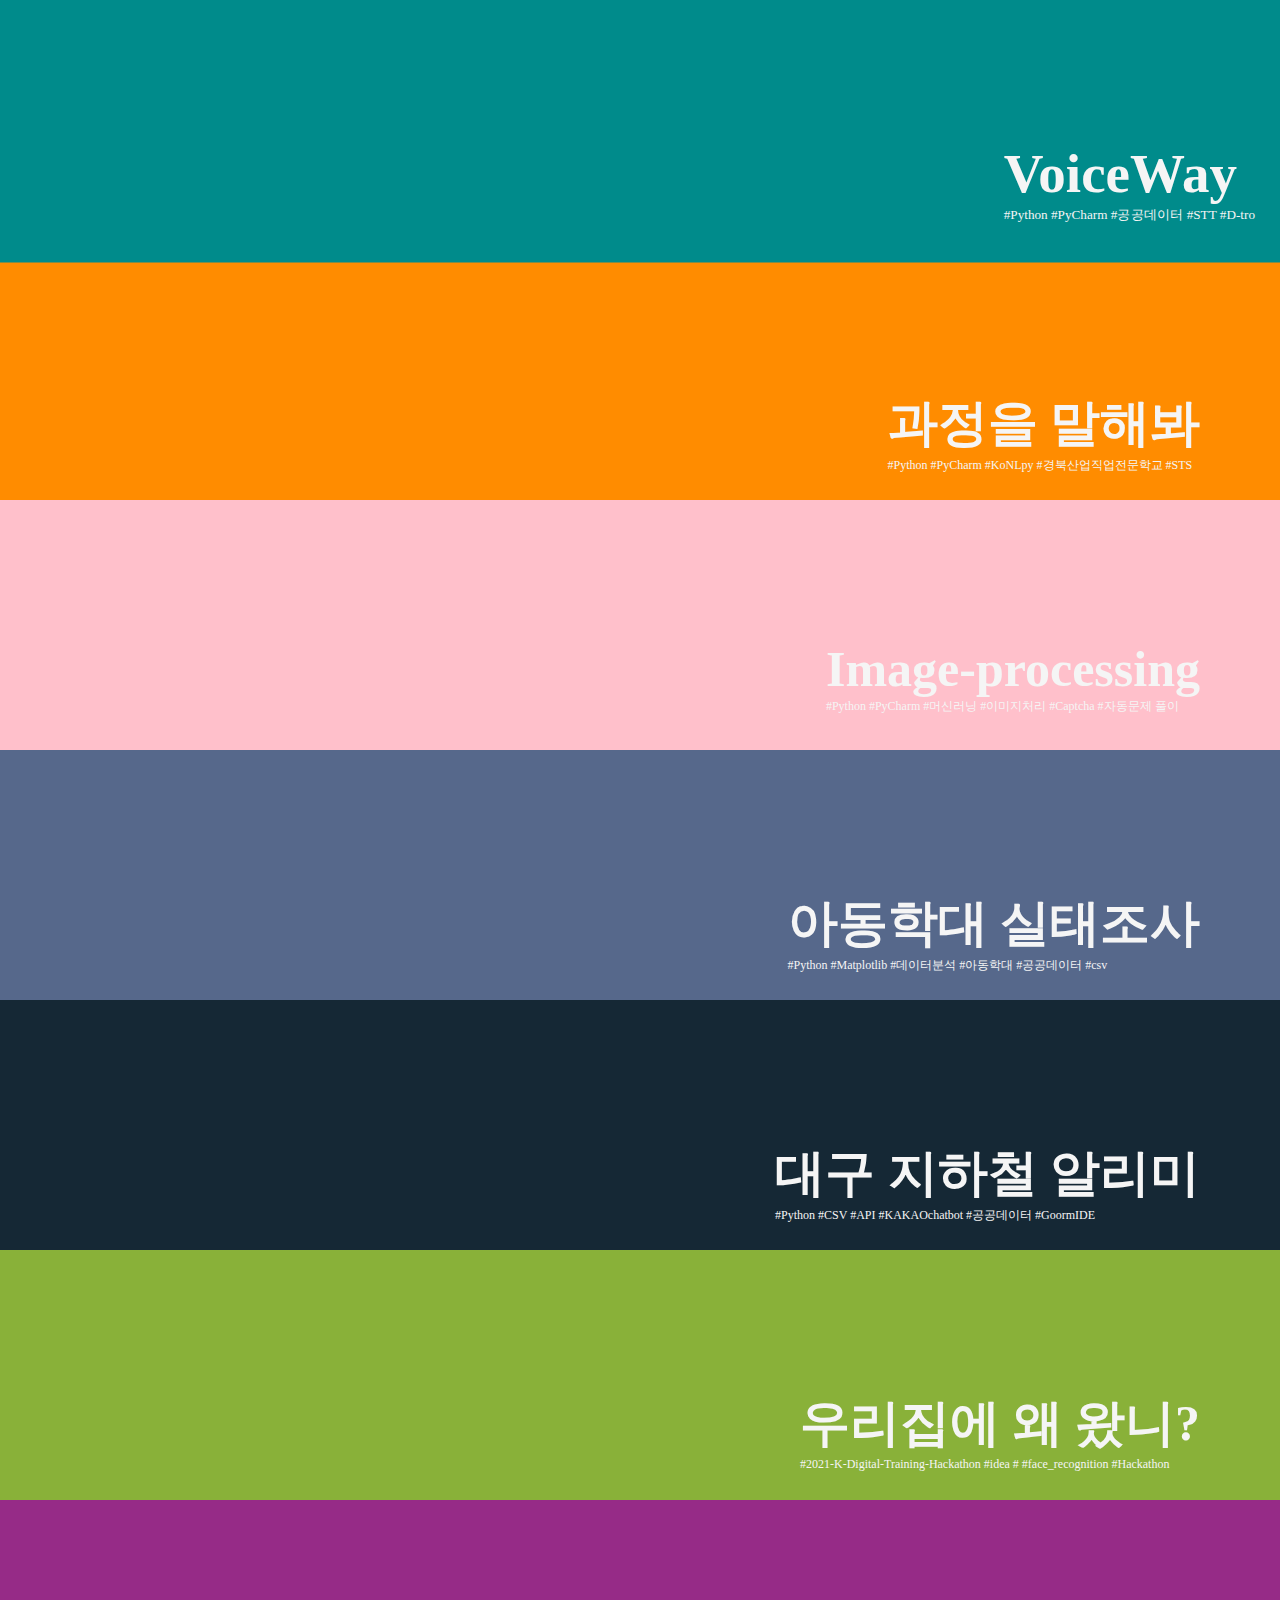
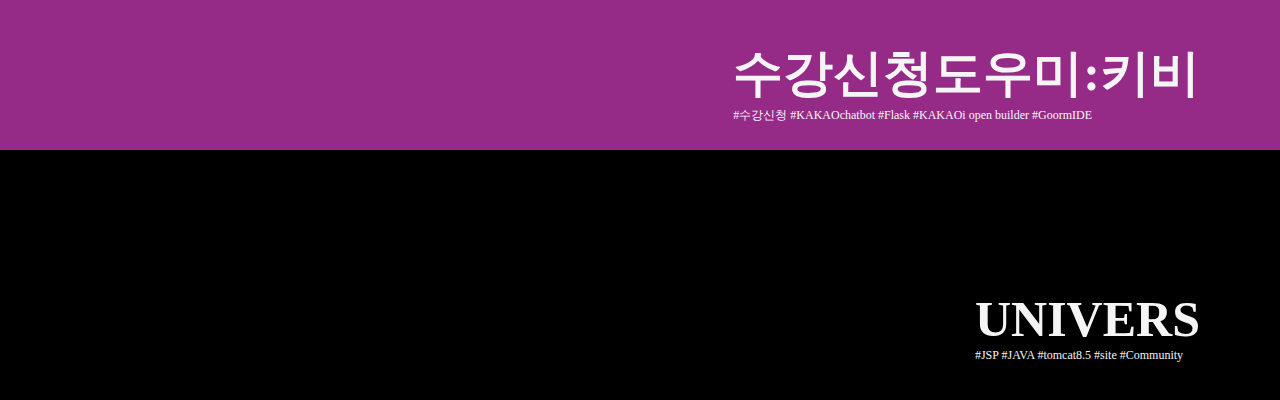
<file: index.html>
<!DOCTYPE html>
<html lang="en">
<head>
    <meta charset="UTF-8">
    <meta http-equiv="X-UA-Compatible" content="IE=edge">
    <meta name="viewport" content="width=device-width, initial-scale=1.0">
    <title>jonghyun-Portfolio</title>
    <link rel="stylesheet" href="poto.css">
</head>
<body>
    <div id="box">
        <div class="pro1 basic" onclick="window.open('https://github.com/choi-jong-hyun1028/VoiceWay')" onmouseenter="zoomIn(event)" onmouseleave="zoomOut(event)">
            <div class="text">
                <h1>VoiceWay</h1>
                <p>#Python #PyCharm #공공데이터 #STT #D-tro</p>
            </div>
        </div>

        <div class="pro2 basic" onclick="window.open('https://github.com/choi-jong-hyun1028/HRD_sts')" onmouseenter="zoomIn(event)" onmouseleave="zoomOut(event)">
            <div class="text">
                <h1>과정을 말해봐</h1>
                <p>#Python #PyCharm #KoNLpy #경북산업직업전문학교 #STS</p>
            </div>
        </div>

        <div class="pro3 basic" onclick="window.open('https://github.com/choi-jong-hyun1028/Python_Image-processing')" onmouseenter="zoomIn(event)" onmouseleave="zoomOut(event)">
            <div class="text">
                <h1>Image-processing</h1>
                <p>#Python #PyCharm #머신러닝 #이미지처리 #Captcha #자동문제 풀이</p>
            </div>
        </div>

        <div class="pro4 basic" onclick="window.open('https://github.com/choi-jong-hyun1028/Survey-on-Child-Abuse')" onmouseenter="zoomIn(event)" onmouseleave="zoomOut(event)">
            <div class="text">
                <h1>아동학대 실태조사</h1>
                <p>#Python #Matplotlib #데이터분석 #아동학대 #공공데이터 #csv</p>
            </div>
        </div>

        <div class="pro5 basic" onclick="window.open('https://github.com/choi-jong-hyun1028/DGsubway_API-CSVchatbot')" onmouseenter="zoomIn(event)" onmouseleave="zoomOut(event)">
            <div class="text">
                <h1>대구 지하철 알리미</h1>
                <p>#Python #CSV #API #KAKAOchatbot #공공데이터 #GoormIDE</p>
            </div>
        </div>

        <div class="pro6 basic" onclick="window.open('https://github.com/choi-jong-hyun1028/2021-K-Digital-Training-Hackathon')" onmouseenter="zoomIn(event)" onmouseleave="zoomOut(event)">
            <div class="text">
                <h1>우리집에 왜 왔니?</h1>
                <p>#2021-K-Digital-Training-Hackathon #idea # #face_recognition #Hackathon</p>
            </div>
        </div>

        <div class="pro7 basic" onclick="window.open('https://github.com/choi-jong-hyun1028/-KIBI')" onmouseenter="zoomIn(event)" onmouseleave="zoomOut(event)">
            <div class="text">
                <h1>수강신청도우미:키비</h1>
                <p>#수강신청 #KAKAOchatbot #Flask #KAKAOi open builder #GoormIDE</p>
            </div>
        </div>

        <div class="pro8 basic" onclick="window.open('https://github.com/choi-jong-hyun1028/UNIVERS-JSP-')" onmouseenter="zoomIn(event)" onmouseleave="zoomOut(event)">
            <div class="text">
                <h1>UNIVERS</h1>
                <p>#JSP #JAVA #tomcat8.5 #site #Community</p>
            </div>
        </div>
    </div>
    <script src="motion.js"></script>
</body>
</html>
</file>
<file: poto.css>
@charset "utf-8";
* {
	margin: 0;
	padding: 0;
}

body,
html {
	font-size: 12px;
}

a {
	color: inherit;
	text-decoration: none;
}

/* h1,
h2,
h3,
h4,
h5 {
	font-size: 100%;
} */

img {
	vertical-align: bottom;
}

ul,
ol {
	list-style-type: none;
}
address{
    font-style: normal;
}



#box{
    width: 1300px;
    margin: auto;
    display: grid;
}
h1{
    font-size: 50px;
}

.basic{
    width: 1300px;
    height: 250px;
    position: relative;
}

.basic .text{
    position:absolute;
    top:140px;
    right: 100px;
    color: whitesmoke;

}
@media screen and (max-width:576px){ /*가로 너비가 600px 이하일 때 아래 스타일 적용*/
    #box{
        width: 576px;
        margin: auto;
        /* display: block; */
    }
    
    #box .basic {  
        width: 100%;
        height: 135px;
    }

    h1{
        font-size: 40px;
    }
    p{
        font-size: 10px;
    }

    .basic .text{
        position:absolute;
        top:50px;
        right: 130px;
        color: whitesmoke;
    }
   

}

.pro1{
    background-color: darkcyan;
}
.pro2{
    background-color: darkorange;
}
.pro3{
    background-color: pink;
}
.pro4{
    background-color: rgb(86, 104, 139);
}
.pro5{
    background-color: rgb(21, 40, 53);
}
.pro6{
    background-color: rgb(137, 177, 57);
}
.pro7{
    background-color: rgb(150, 43, 135)
}
.pro8{
    background-color: black;
    color: whitesmoke;
}
</file>
